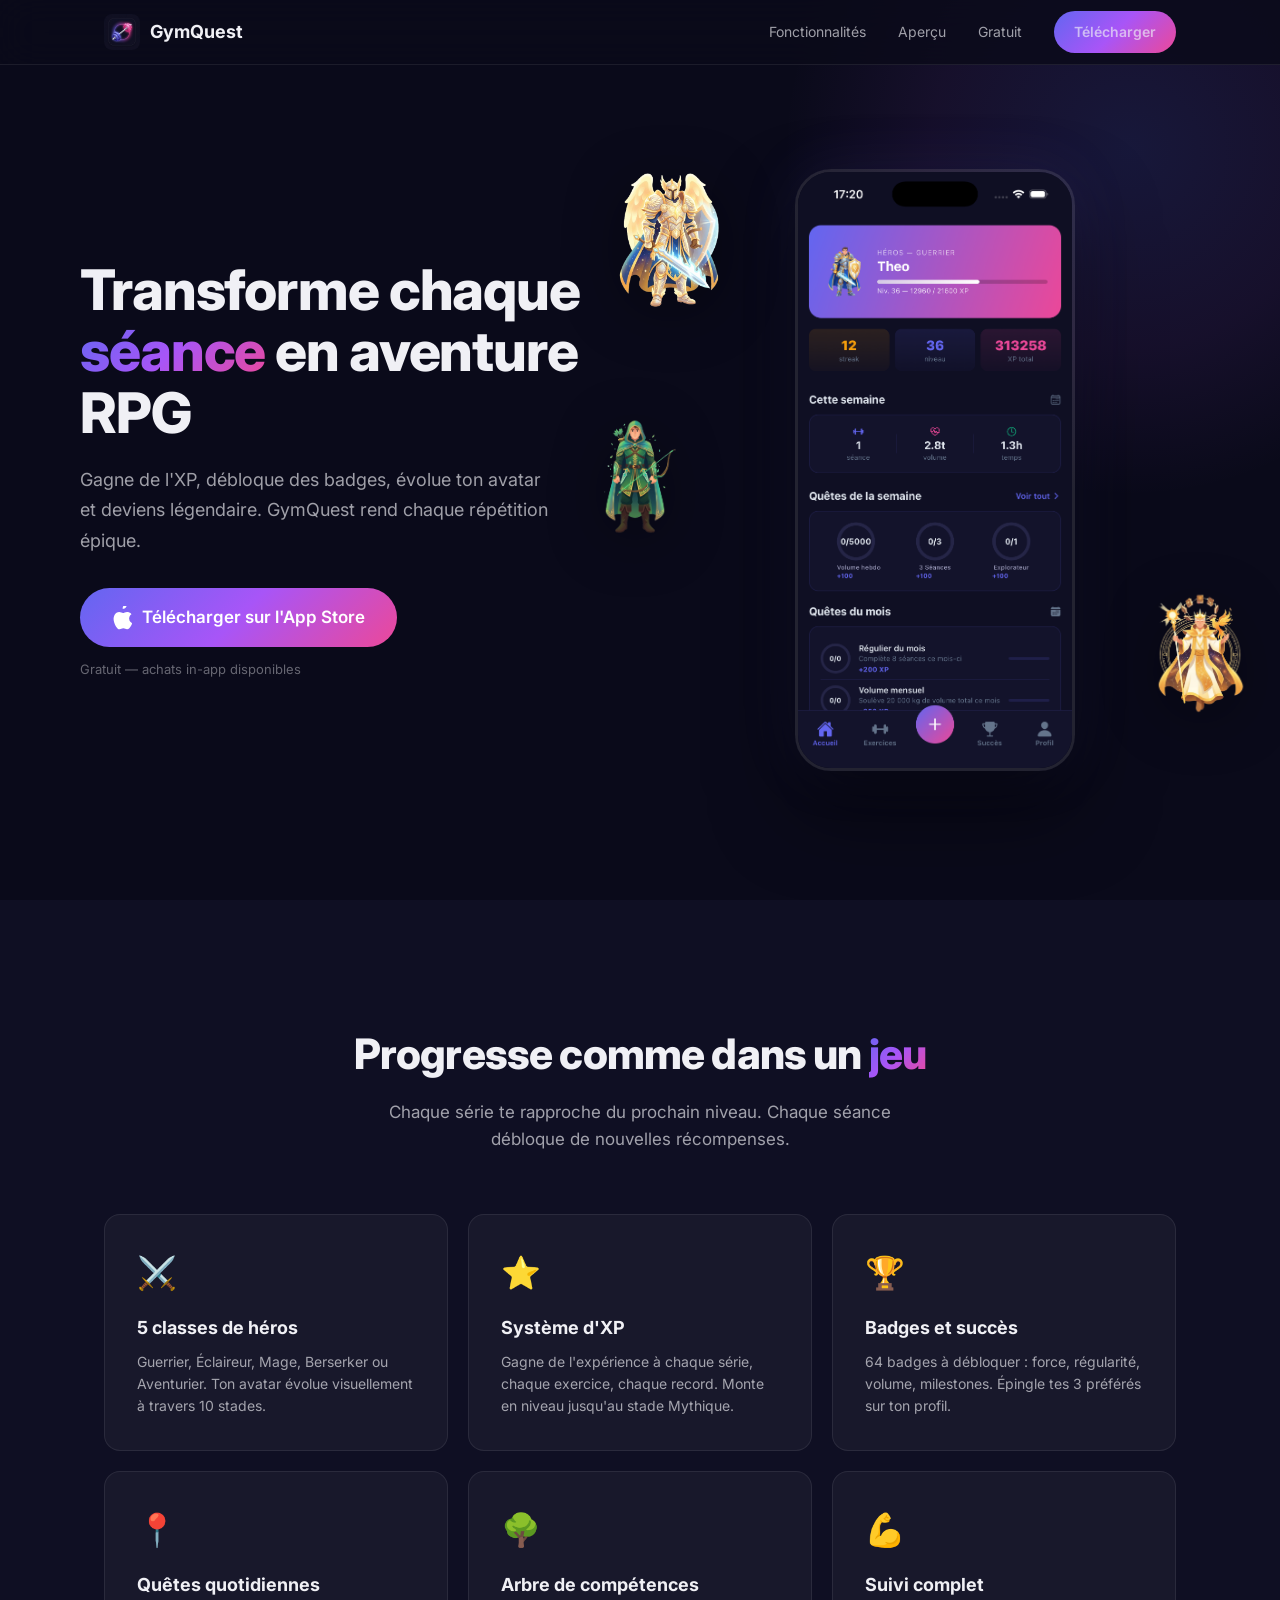
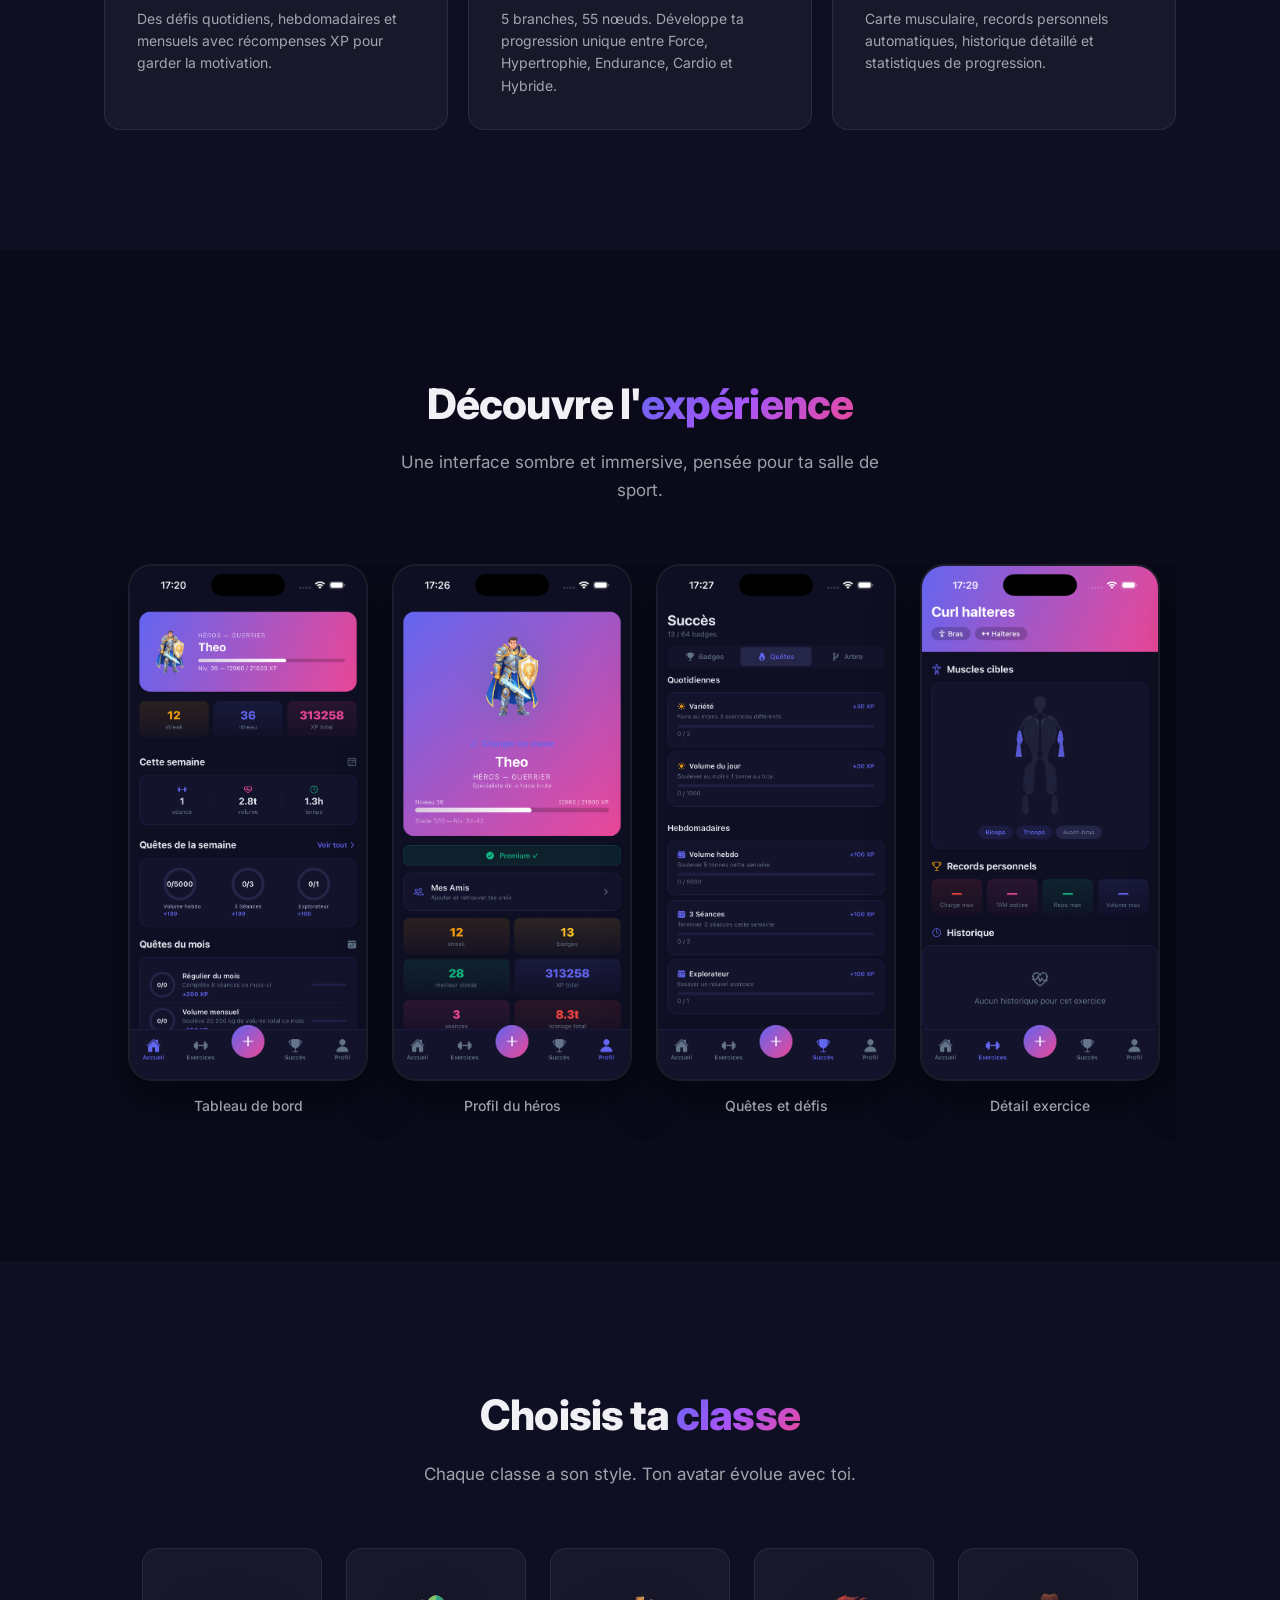
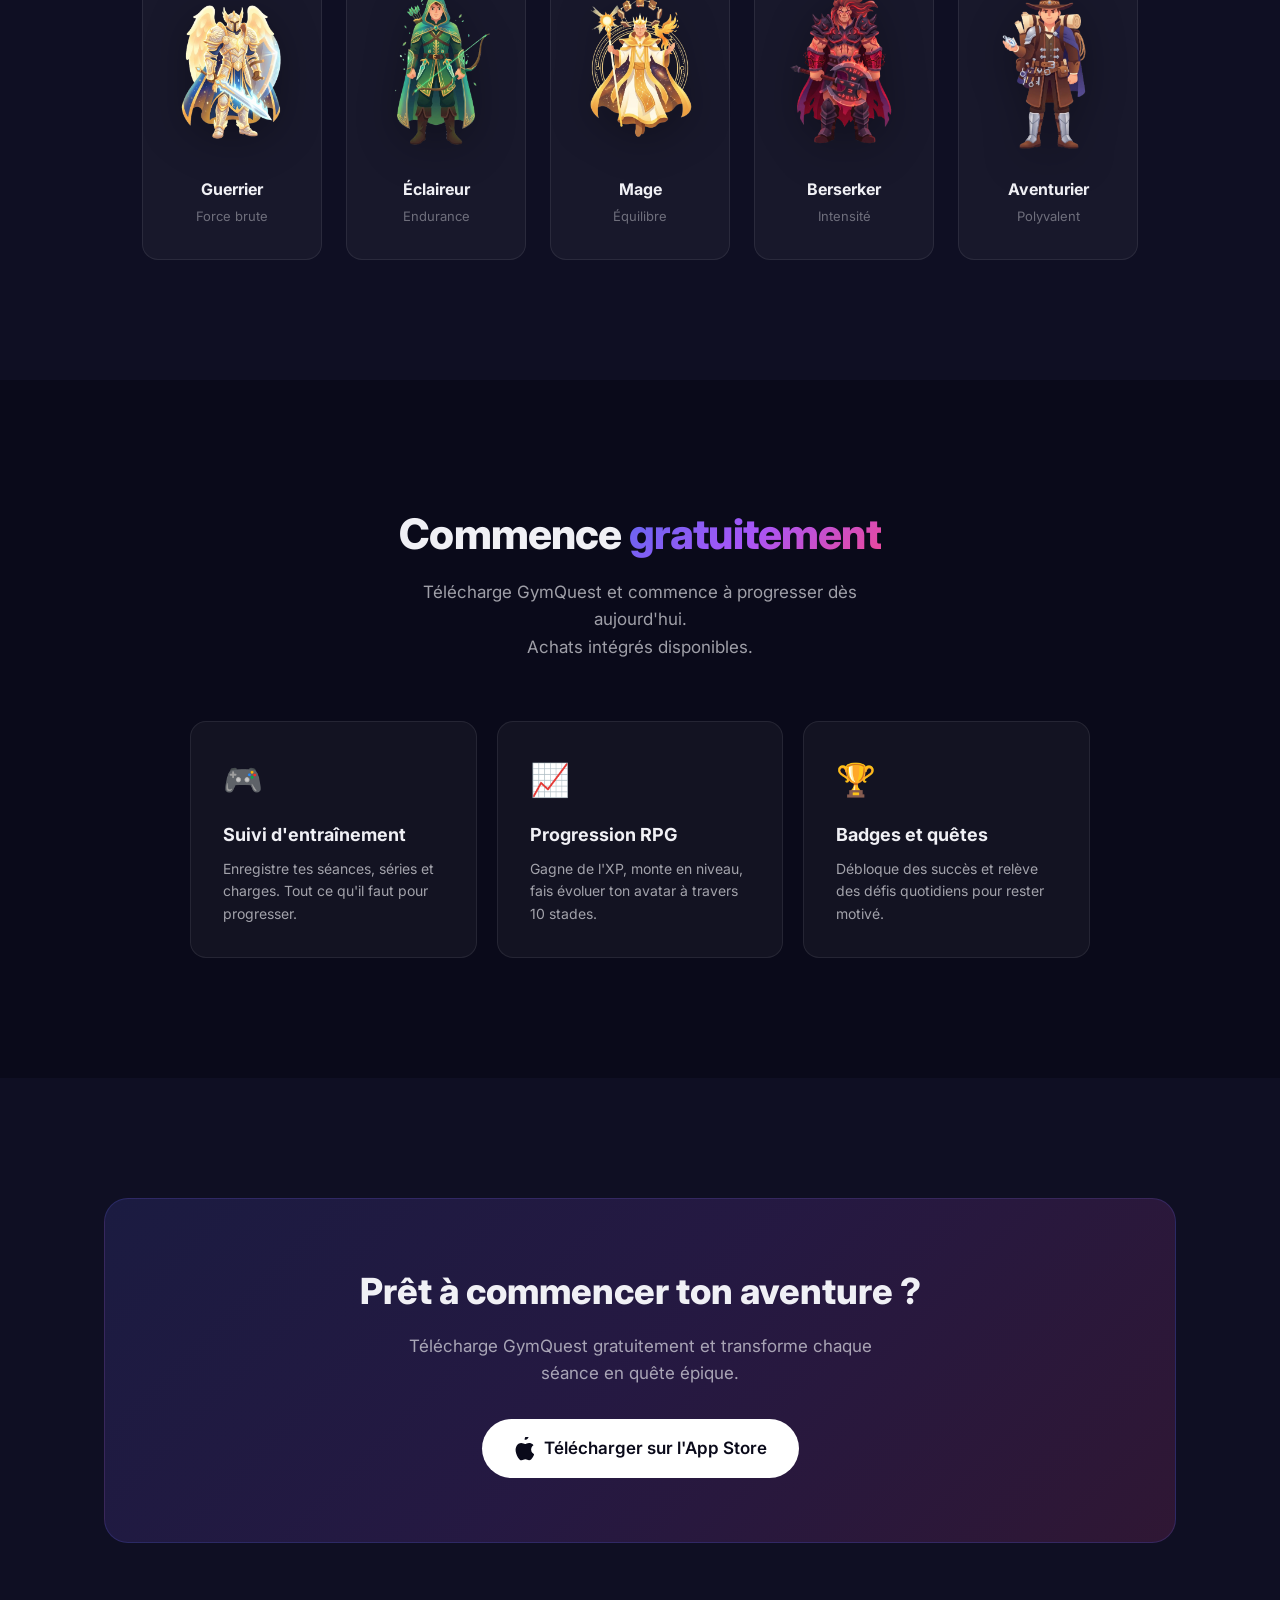
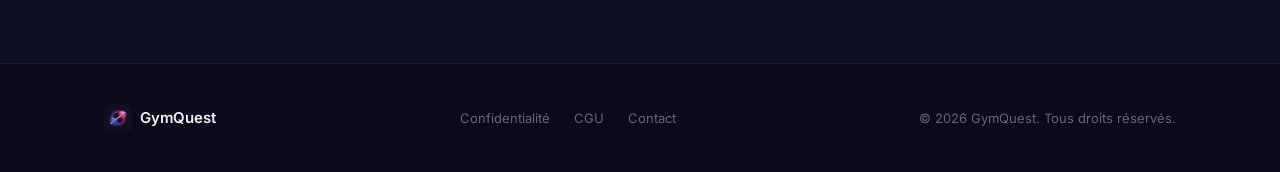
<file: index.html>
<!DOCTYPE html>
<html lang="fr">
<head>
  <meta charset="UTF-8">
  <meta name="viewport" content="width=device-width, initial-scale=1.0">
  <title>GymQuest — Ton aventure fitness commence ici</title>
  <meta name="description" content="GymQuest transforme ta routine fitness en aventure RPG. Chaque série, chaque répétition te rapproche du prochain niveau.">
  <meta property="og:title" content="GymQuest — Ton aventure fitness commence ici">
  <meta property="og:description" content="Transforme chaque séance en quête RPG. Progresse, évolue, deviens légendaire.">
  <meta property="og:type" content="website">
  <meta property="og:image" content="assets/icon.png?v=2">
  <link rel="icon" type="image/png" sizes="48x48" href="assets/favicon.png">
  <link rel="preconnect" href="https://fonts.googleapis.com">
  <link rel="preconnect" href="https://fonts.gstatic.com" crossorigin>
  <link href="https://fonts.googleapis.com/css2?family=Inter:wght@400;500;600;700;800;900&display=swap" rel="stylesheet">
  <link rel="stylesheet" href="styles.css">
</head>
<body>

  <!-- ─── NAV ─────────────────────────────────────────── -->
  <nav class="nav">
    <div class="nav-inner">
      <a href="#" class="nav-logo">
        <img src="assets/icon.png?v=2" alt="GymQuest" width="36" height="36">
        <span>GymQuest</span>
      </a>
      <div class="nav-links">
        <a href="#features">Fonctionnalités</a>
        <a href="#screenshots">Aperçu</a>
        <a href="#pricing">Gratuit</a>
        <a href="#download" class="btn btn-sm">Télécharger</a>
      </div>
    </div>
  </nav>

  <!-- ─── HERO ────────────────────────────────────────── -->
  <section class="hero">
    <div class="hero-glow"></div>
    <div class="hero-content">
      <div class="hero-text">
        <h1>Transforme chaque <span class="gradient-text">séance</span> en aventure RPG</h1>
        <p class="hero-subtitle">Gagne de l'XP, débloque des badges, évolue ton avatar et deviens légendaire. GymQuest rend chaque répétition épique.</p>
        <div class="hero-cta">
          <a href="#download" class="btn btn-lg">
            <svg width="20" height="24" viewBox="0 0 20 24" fill="currentColor"><path d="M13.97 1.13c.78-.93 1.3-2.22 1.16-3.51-1.12.05-2.48.75-3.28 1.68-.72.83-1.35 2.15-1.18 3.42 1.25.1 2.52-.64 3.3-1.59zM17.08 12.58c-.03-2.88 2.35-4.26 2.46-4.33-1.34-1.96-3.43-2.23-4.17-2.26-1.78-.18-3.47 1.05-4.37 1.05-.9 0-2.29-1.02-3.76-.99-1.94.03-3.72 1.13-4.72 2.86-2.01 3.49-.51 8.67 1.45 11.51.96 1.39 2.1 2.95 3.6 2.89 1.45-.06 2-.94 3.75-.94 1.75 0 2.25.94 3.78.91 1.55-.03 2.54-1.41 3.5-2.81 1.1-1.61 1.55-3.17 1.58-3.25-.03-.01-3.03-1.16-3.06-4.61z"/></svg>
            Télécharger sur l'App Store
          </a>
        </div>
        <p class="hero-free">Gratuit — achats in-app disponibles</p>
      </div>
      <div class="hero-visual">
        <div class="hero-phone">
          <img src="assets/screenshots/01_accueil.png" alt="GymQuest Dashboard" class="hero-screenshot">
        </div>
        <div class="hero-avatars">
          <img src="assets/hero-guerrier.png" alt="Guerrier" class="floating-avatar avatar-1">
          <img src="assets/hero-mage.png" alt="Mage" class="floating-avatar avatar-2">
          <img src="assets/hero-eclaireur.png" alt="Éclaireur" class="floating-avatar avatar-3">
        </div>
      </div>
    </div>
  </section>

  <!-- ─── FEATURES ────────────────────────────────────── -->
  <section id="features" class="features">
    <div class="container">
      <h2 class="section-title">Progresse comme dans un <span class="gradient-text">jeu</span></h2>
      <p class="section-subtitle">Chaque série te rapproche du prochain niveau. Chaque séance débloque de nouvelles récompenses.</p>

      <div class="features-grid">
        <div class="feature-card">
          <div class="feature-icon">&#9876;&#65039;</div>
          <h3>5 classes de héros</h3>
          <p>Guerrier, Éclaireur, Mage, Berserker ou Aventurier. Ton avatar évolue visuellement à travers 10 stades.</p>
        </div>
        <div class="feature-card">
          <div class="feature-icon">&#11088;</div>
          <h3>Système d'XP</h3>
          <p>Gagne de l'expérience à chaque série, chaque exercice, chaque record. Monte en niveau jusqu'au stade Mythique.</p>
        </div>
        <div class="feature-card">
          <div class="feature-icon">&#127942;</div>
          <h3>Badges et succès</h3>
          <p>64 badges à débloquer : force, régularité, volume, milestones. Épingle tes 3 préférés sur ton profil.</p>
        </div>
        <div class="feature-card">
          <div class="feature-icon">&#128205;</div>
          <h3>Quêtes quotidiennes</h3>
          <p>Des défis quotidiens, hebdomadaires et mensuels avec récompenses XP pour garder la motivation.</p>
        </div>
        <div class="feature-card">
          <div class="feature-icon">&#127795;</div>
          <h3>Arbre de compétences</h3>
          <p>5 branches, 55 nœuds. Développe ta progression unique entre Force, Hypertrophie, Endurance, Cardio et Hybride.</p>
        </div>
        <div class="feature-card">
          <div class="feature-icon">&#128170;</div>
          <h3>Suivi complet</h3>
          <p>Carte musculaire, records personnels automatiques, historique détaillé et statistiques de progression.</p>
        </div>
      </div>
    </div>
  </section>

  <!-- ─── SCREENSHOTS ─────────────────────────────────── -->
  <section id="screenshots" class="screenshots">
    <div class="container">
      <h2 class="section-title">Découvre l'<span class="gradient-text">expérience</span></h2>
      <p class="section-subtitle">Une interface sombre et immersive, pensée pour ta salle de sport.</p>

      <div class="screenshots-scroll">
        <div class="screenshot-item">
          <img src="assets/screenshots/01_accueil.png" alt="Dashboard GymQuest" loading="lazy">
          <span class="screenshot-label">Tableau de bord</span>
        </div>
        <div class="screenshot-item">
          <img src="assets/screenshots/02_profil.png" alt="Profil GymQuest" loading="lazy">
          <span class="screenshot-label">Profil du héros</span>
        </div>
        <div class="screenshot-item">
          <img src="assets/screenshots/03_succes.png" alt="Quêtes GymQuest" loading="lazy">
          <span class="screenshot-label">Quêtes et défis</span>
        </div>
        <div class="screenshot-item">
          <img src="assets/screenshots/04_exercice.png" alt="Exercice GymQuest" loading="lazy">
          <span class="screenshot-label">Détail exercice</span>
        </div>
        <div class="screenshot-item">
          <img src="assets/screenshots/05_seance.png" alt="Séance GymQuest" loading="lazy">
          <span class="screenshot-label">Lancer une séance</span>
        </div>
      </div>
    </div>
  </section>

  <!-- ─── CLASSES SHOWCASE ────────────────────────────── -->
  <section class="classes">
    <div class="container">
      <h2 class="section-title">Choisis ta <span class="gradient-text">classe</span></h2>
      <p class="section-subtitle">Chaque classe a son style. Ton avatar évolue avec toi.</p>

      <div class="classes-grid">
        <div class="class-card">
          <img src="assets/hero-guerrier.png" alt="Guerrier" loading="lazy">
          <h3>Guerrier</h3>
          <p>Force brute</p>
        </div>
        <div class="class-card">
          <img src="assets/hero-eclaireur.png" alt="Éclaireur" loading="lazy">
          <h3>Éclaireur</h3>
          <p>Endurance</p>
        </div>
        <div class="class-card">
          <img src="assets/hero-mage.png" alt="Mage" loading="lazy">
          <h3>Mage</h3>
          <p>Équilibre</p>
        </div>
        <div class="class-card">
          <img src="assets/hero-berserker.png" alt="Berserker" loading="lazy">
          <h3>Berserker</h3>
          <p>Intensité</p>
        </div>
        <div class="class-card">
          <img src="assets/hero-aventurier.png" alt="Aventurier" loading="lazy">
          <h3>Aventurier</h3>
          <p>Polyvalent</p>
        </div>
      </div>
    </div>
  </section>

  <!-- ─── GRATUIT ──────────────────────────────────────── -->
  <section id="pricing" class="pricing">
    <div class="container">
      <h2 class="section-title">Commence <span class="gradient-text">gratuitement</span></h2>
      <p class="section-subtitle">Télécharge GymQuest et commence à progresser dès aujourd'hui.<br>Achats intégrés disponibles.</p>

      <div class="free-features">
        <div class="feature-card">
          <div class="feature-icon">&#127918;</div>
          <h3>Suivi d'entraînement</h3>
          <p>Enregistre tes séances, séries et charges. Tout ce qu'il faut pour progresser.</p>
        </div>
        <div class="feature-card">
          <div class="feature-icon">&#128200;</div>
          <h3>Progression RPG</h3>
          <p>Gagne de l'XP, monte en niveau, fais évoluer ton avatar à travers 10 stades.</p>
        </div>
        <div class="feature-card">
          <div class="feature-icon">&#127942;</div>
          <h3>Badges et quêtes</h3>
          <p>Débloque des succès et relève des défis quotidiens pour rester motivé.</p>
        </div>
      </div>
    </div>
  </section>

  <!-- ─── DOWNLOAD CTA ────────────────────────────────── -->
  <section id="download" class="download">
    <div class="container">
      <div class="download-card">
        <h2>Prêt à commencer ton aventure ?</h2>
        <p>Télécharge GymQuest gratuitement et transforme chaque séance en quête épique.</p>
        <a href="#" class="btn btn-lg btn-white">
          <svg width="20" height="24" viewBox="0 0 20 24" fill="currentColor"><path d="M13.97 1.13c.78-.93 1.3-2.22 1.16-3.51-1.12.05-2.48.75-3.28 1.68-.72.83-1.35 2.15-1.18 3.42 1.25.1 2.52-.64 3.3-1.59zM17.08 12.58c-.03-2.88 2.35-4.26 2.46-4.33-1.34-1.96-3.43-2.23-4.17-2.26-1.78-.18-3.47 1.05-4.37 1.05-.9 0-2.29-1.02-3.76-.99-1.94.03-3.72 1.13-4.72 2.86-2.01 3.49-.51 8.67 1.45 11.51.96 1.39 2.1 2.95 3.6 2.89 1.45-.06 2-.94 3.75-.94 1.75 0 2.25.94 3.78.91 1.55-.03 2.54-1.41 3.5-2.81 1.1-1.61 1.55-3.17 1.58-3.25-.03-.01-3.03-1.16-3.06-4.61z"/></svg>
          Télécharger sur l'App Store
        </a>
      </div>
    </div>
  </section>

  <!-- ─── FOOTER ──────────────────────────────────────── -->
  <footer class="footer">
    <div class="container footer-inner">
      <div class="footer-brand">
        <img src="assets/icon.png?v=2" alt="GymQuest" width="28" height="28">
        <span>GymQuest</span>
      </div>
      <div class="footer-links">
        <a href="privacy.html">Confidentialité</a>
        <a href="cgu.html">CGU</a>
        <a href="mailto:contact@gymquest.app">Contact</a>
      </div>
      <p class="footer-copy">&copy; 2026 GymQuest. Tous droits réservés.</p>
    </div>
  </footer>

</body>
</html>
</file>
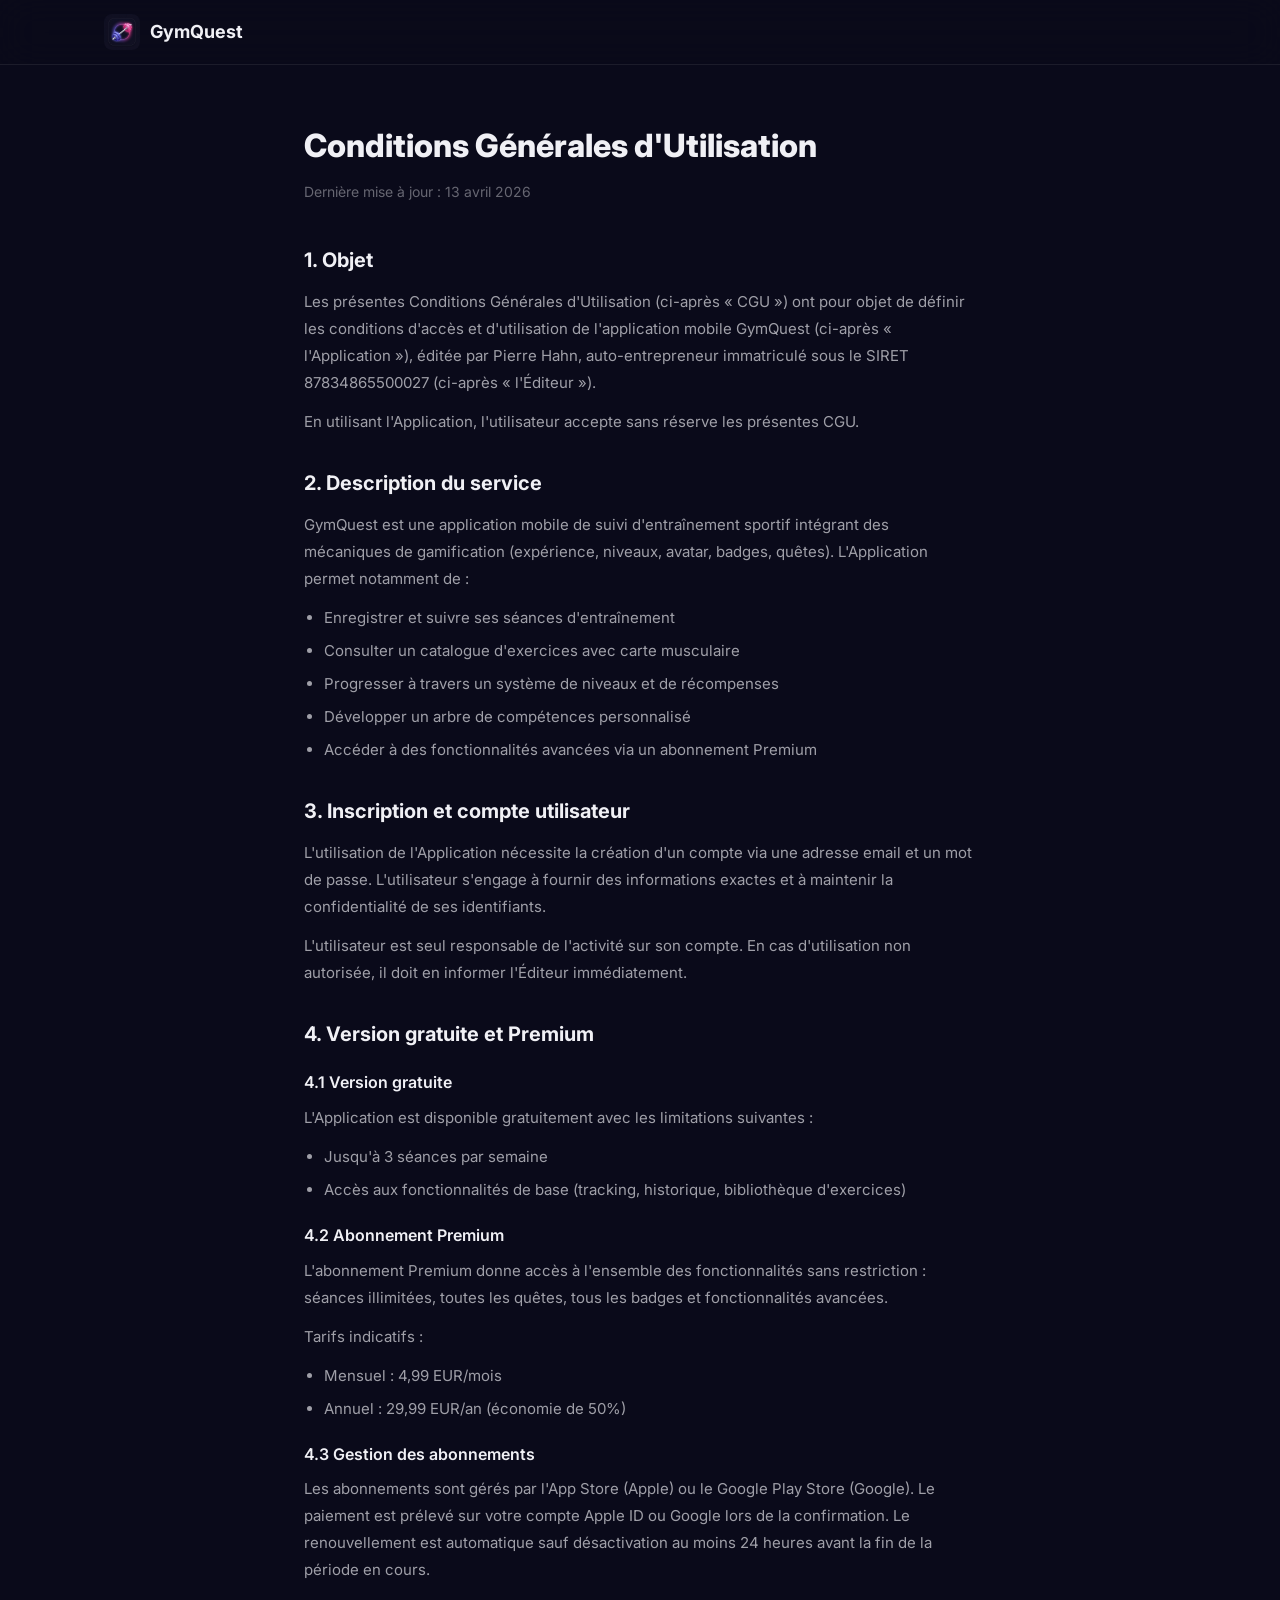
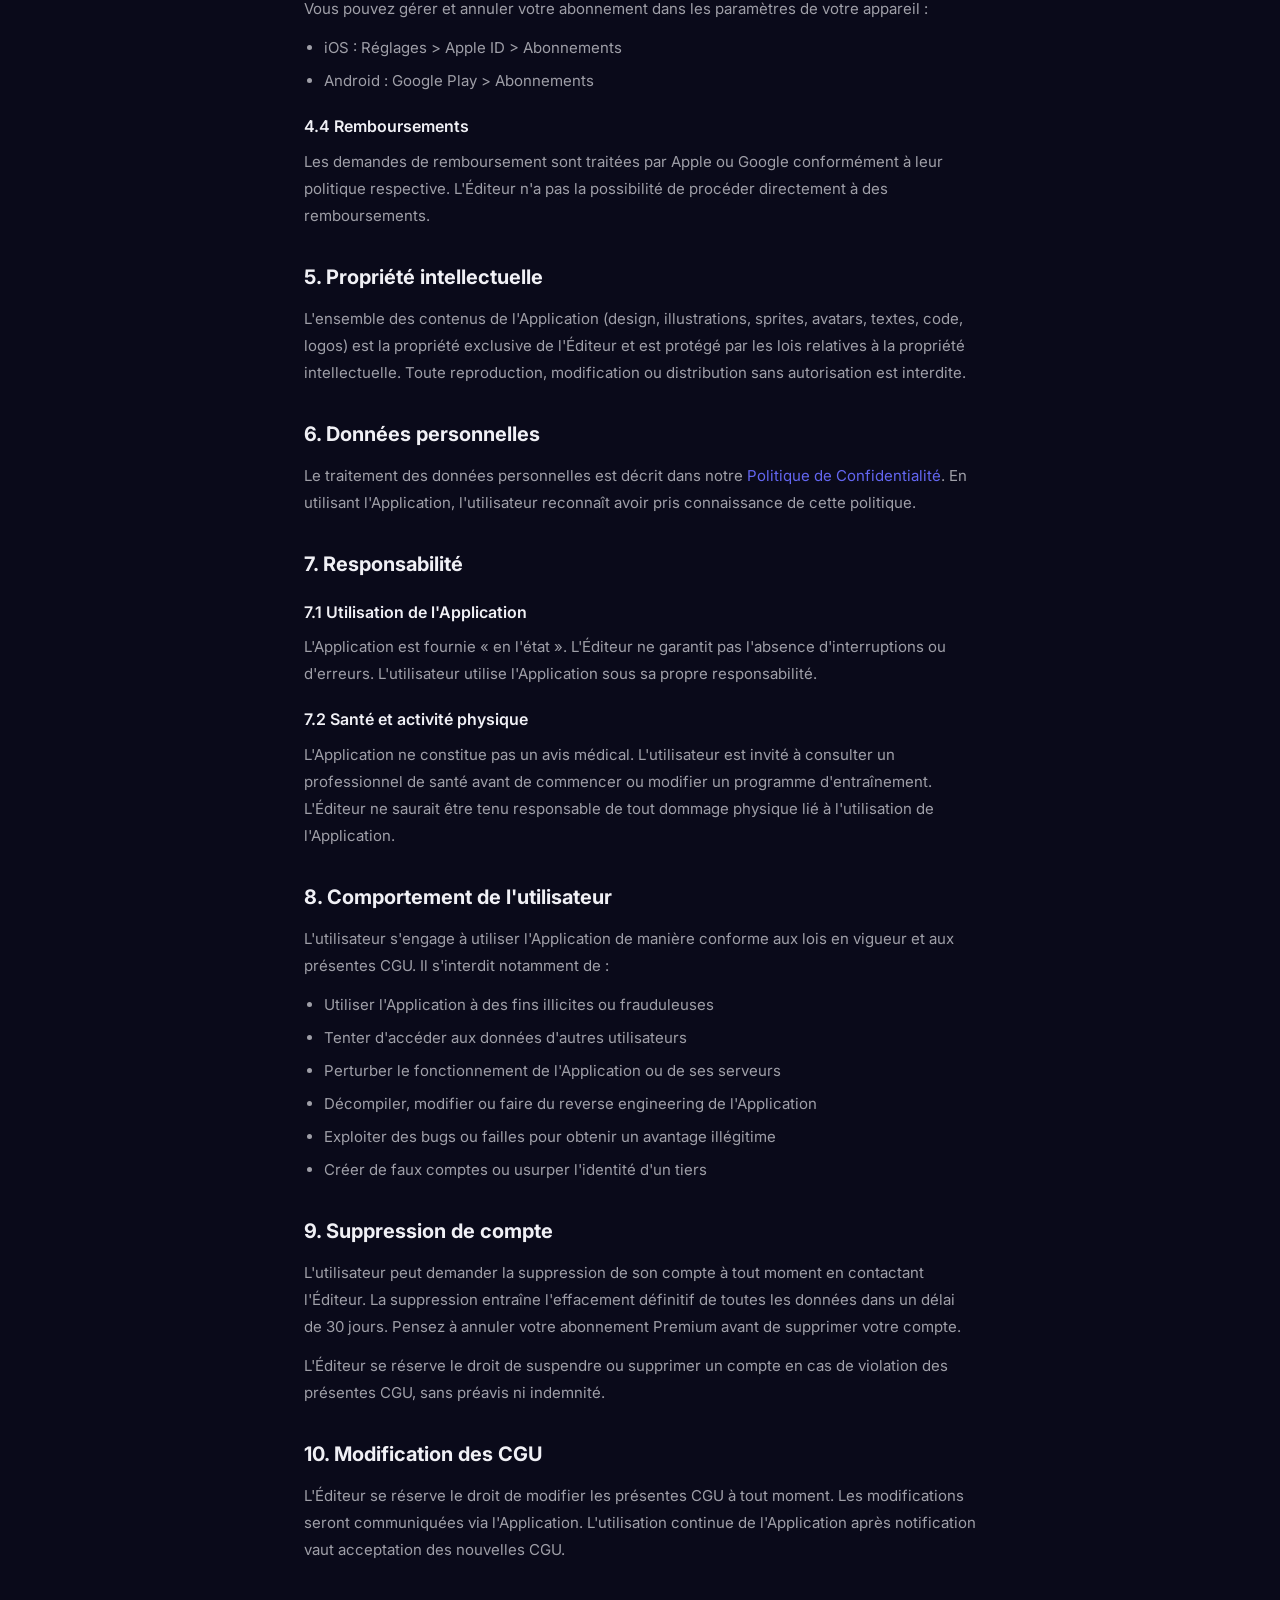
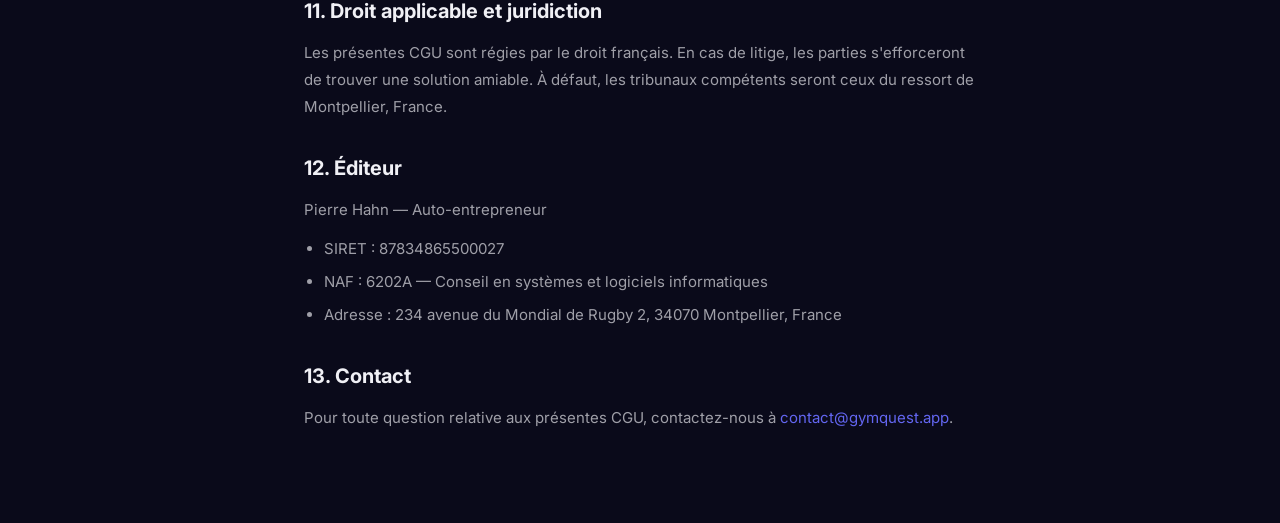
<file: cgu.html>
<!DOCTYPE html>
<html lang="fr">
<head>
  <meta charset="UTF-8">
  <meta name="viewport" content="width=device-width, initial-scale=1.0">
  <title>Conditions Générales d'Utilisation — GymQuest</title>
  <link rel="icon" type="image/png" sizes="48x48" href="assets/favicon.png">
  <link rel="preconnect" href="https://fonts.googleapis.com">
  <link rel="preconnect" href="https://fonts.gstatic.com" crossorigin>
  <link href="https://fonts.googleapis.com/css2?family=Inter:wght@400;500;600;700&display=swap" rel="stylesheet">
  <link rel="stylesheet" href="styles.css">
  <style>
    .legal { padding: 120px 24px 80px; max-width: 720px; margin: 0 auto; }
    .legal h1 { font-size: 32px; font-weight: 800; margin-bottom: 8px; }
    .legal .updated { color: var(--text-muted); font-size: 14px; margin-bottom: 40px; }
    .legal h2 { font-size: 20px; font-weight: 700; margin: 32px 0 12px; }
    .legal h3 { font-size: 16px; font-weight: 600; margin: 20px 0 8px; }
    .legal p, .legal li { font-size: 15px; color: var(--text-secondary); line-height: 1.8; margin-bottom: 12px; }
    .legal ul { padding-left: 20px; margin-bottom: 16px; }
    .legal li { margin-bottom: 6px; }
    .legal a { color: var(--indigo); }
  </style>
</head>
<body>

  <nav class="nav">
    <div class="nav-inner">
      <a href="index.html" class="nav-logo">
        <img src="assets/icon.png?v=2" alt="GymQuest" width="36" height="36">
        <span>GymQuest</span>
      </a>
    </div>
  </nav>

  <main class="legal">
    <h1>Conditions Générales d'Utilisation</h1>
    <p class="updated">Dernière mise à jour : 13 avril 2026</p>

    <h2>1. Objet</h2>
    <p>Les présentes Conditions Générales d'Utilisation (ci-après « CGU ») ont pour objet de définir les conditions d'accès et d'utilisation de l'application mobile GymQuest (ci-après « l'Application »), éditée par Pierre Hahn, auto-entrepreneur immatriculé sous le SIRET 87834865500027 (ci-après « l'Éditeur »).</p>
    <p>En utilisant l'Application, l'utilisateur accepte sans réserve les présentes CGU.</p>

    <h2>2. Description du service</h2>
    <p>GymQuest est une application mobile de suivi d'entraînement sportif intégrant des mécaniques de gamification (expérience, niveaux, avatar, badges, quêtes). L'Application permet notamment de :</p>
    <ul>
      <li>Enregistrer et suivre ses séances d'entraînement</li>
      <li>Consulter un catalogue d'exercices avec carte musculaire</li>
      <li>Progresser à travers un système de niveaux et de récompenses</li>
      <li>Développer un arbre de compétences personnalisé</li>
      <li>Accéder à des fonctionnalités avancées via un abonnement Premium</li>
    </ul>

    <h2>3. Inscription et compte utilisateur</h2>
    <p>L'utilisation de l'Application nécessite la création d'un compte via une adresse email et un mot de passe. L'utilisateur s'engage à fournir des informations exactes et à maintenir la confidentialité de ses identifiants.</p>
    <p>L'utilisateur est seul responsable de l'activité sur son compte. En cas d'utilisation non autorisée, il doit en informer l'Éditeur immédiatement.</p>

    <h2>4. Version gratuite et Premium</h2>

    <h3>4.1 Version gratuite</h3>
    <p>L'Application est disponible gratuitement avec les limitations suivantes :</p>
    <ul>
      <li>Jusqu'à 3 séances par semaine</li>
      <li>Accès aux fonctionnalités de base (tracking, historique, bibliothèque d'exercices)</li>
    </ul>

    <h3>4.2 Abonnement Premium</h3>
    <p>L'abonnement Premium donne accès à l'ensemble des fonctionnalités sans restriction : séances illimitées, toutes les quêtes, tous les badges et fonctionnalités avancées.</p>
    <p>Tarifs indicatifs :</p>
    <ul>
      <li>Mensuel : 4,99 EUR/mois</li>
      <li>Annuel : 29,99 EUR/an (économie de 50%)</li>
    </ul>

    <h3>4.3 Gestion des abonnements</h3>
    <p>Les abonnements sont gérés par l'App Store (Apple) ou le Google Play Store (Google). Le paiement est prélevé sur votre compte Apple ID ou Google lors de la confirmation. Le renouvellement est automatique sauf désactivation au moins 24 heures avant la fin de la période en cours.</p>
    <p>Vous pouvez gérer et annuler votre abonnement dans les paramètres de votre appareil :</p>
    <ul>
      <li>iOS : Réglages > Apple ID > Abonnements</li>
      <li>Android : Google Play > Abonnements</li>
    </ul>

    <h3>4.4 Remboursements</h3>
    <p>Les demandes de remboursement sont traitées par Apple ou Google conformément à leur politique respective. L'Éditeur n'a pas la possibilité de procéder directement à des remboursements.</p>

    <h2>5. Propriété intellectuelle</h2>
    <p>L'ensemble des contenus de l'Application (design, illustrations, sprites, avatars, textes, code, logos) est la propriété exclusive de l'Éditeur et est protégé par les lois relatives à la propriété intellectuelle. Toute reproduction, modification ou distribution sans autorisation est interdite.</p>

    <h2>6. Données personnelles</h2>
    <p>Le traitement des données personnelles est décrit dans notre <a href="privacy.html">Politique de Confidentialité</a>. En utilisant l'Application, l'utilisateur reconnaît avoir pris connaissance de cette politique.</p>

    <h2>7. Responsabilité</h2>

    <h3>7.1 Utilisation de l'Application</h3>
    <p>L'Application est fournie « en l'état ». L'Éditeur ne garantit pas l'absence d'interruptions ou d'erreurs. L'utilisateur utilise l'Application sous sa propre responsabilité.</p>

    <h3>7.2 Santé et activité physique</h3>
    <p>L'Application ne constitue pas un avis médical. L'utilisateur est invité à consulter un professionnel de santé avant de commencer ou modifier un programme d'entraînement. L'Éditeur ne saurait être tenu responsable de tout dommage physique lié à l'utilisation de l'Application.</p>

    <h2>8. Comportement de l'utilisateur</h2>
    <p>L'utilisateur s'engage à utiliser l'Application de manière conforme aux lois en vigueur et aux présentes CGU. Il s'interdit notamment de :</p>
    <ul>
      <li>Utiliser l'Application à des fins illicites ou frauduleuses</li>
      <li>Tenter d'accéder aux données d'autres utilisateurs</li>
      <li>Perturber le fonctionnement de l'Application ou de ses serveurs</li>
      <li>Décompiler, modifier ou faire du reverse engineering de l'Application</li>
      <li>Exploiter des bugs ou failles pour obtenir un avantage illégitime</li>
      <li>Créer de faux comptes ou usurper l'identité d'un tiers</li>
    </ul>

    <h2>9. Suppression de compte</h2>
    <p>L'utilisateur peut demander la suppression de son compte à tout moment en contactant l'Éditeur. La suppression entraîne l'effacement définitif de toutes les données dans un délai de 30 jours. Pensez à annuler votre abonnement Premium avant de supprimer votre compte.</p>
    <p>L'Éditeur se réserve le droit de suspendre ou supprimer un compte en cas de violation des présentes CGU, sans préavis ni indemnité.</p>

    <h2>10. Modification des CGU</h2>
    <p>L'Éditeur se réserve le droit de modifier les présentes CGU à tout moment. Les modifications seront communiquées via l'Application. L'utilisation continue de l'Application après notification vaut acceptation des nouvelles CGU.</p>

    <h2>11. Droit applicable et juridiction</h2>
    <p>Les présentes CGU sont régies par le droit français. En cas de litige, les parties s'efforceront de trouver une solution amiable. À défaut, les tribunaux compétents seront ceux du ressort de Montpellier, France.</p>

    <h2>12. Éditeur</h2>
    <p>Pierre Hahn — Auto-entrepreneur</p>
    <ul>
      <li>SIRET : 87834865500027</li>
      <li>NAF : 6202A — Conseil en systèmes et logiciels informatiques</li>
      <li>Adresse : 234 avenue du Mondial de Rugby 2, 34070 Montpellier, France</li>
    </ul>

    <h2>13. Contact</h2>
    <p>Pour toute question relative aux présentes CGU, contactez-nous à <a href="mailto:contact@gymquest.app">contact@gymquest.app</a>.</p>
  </main>

</body>
</html>
</file>
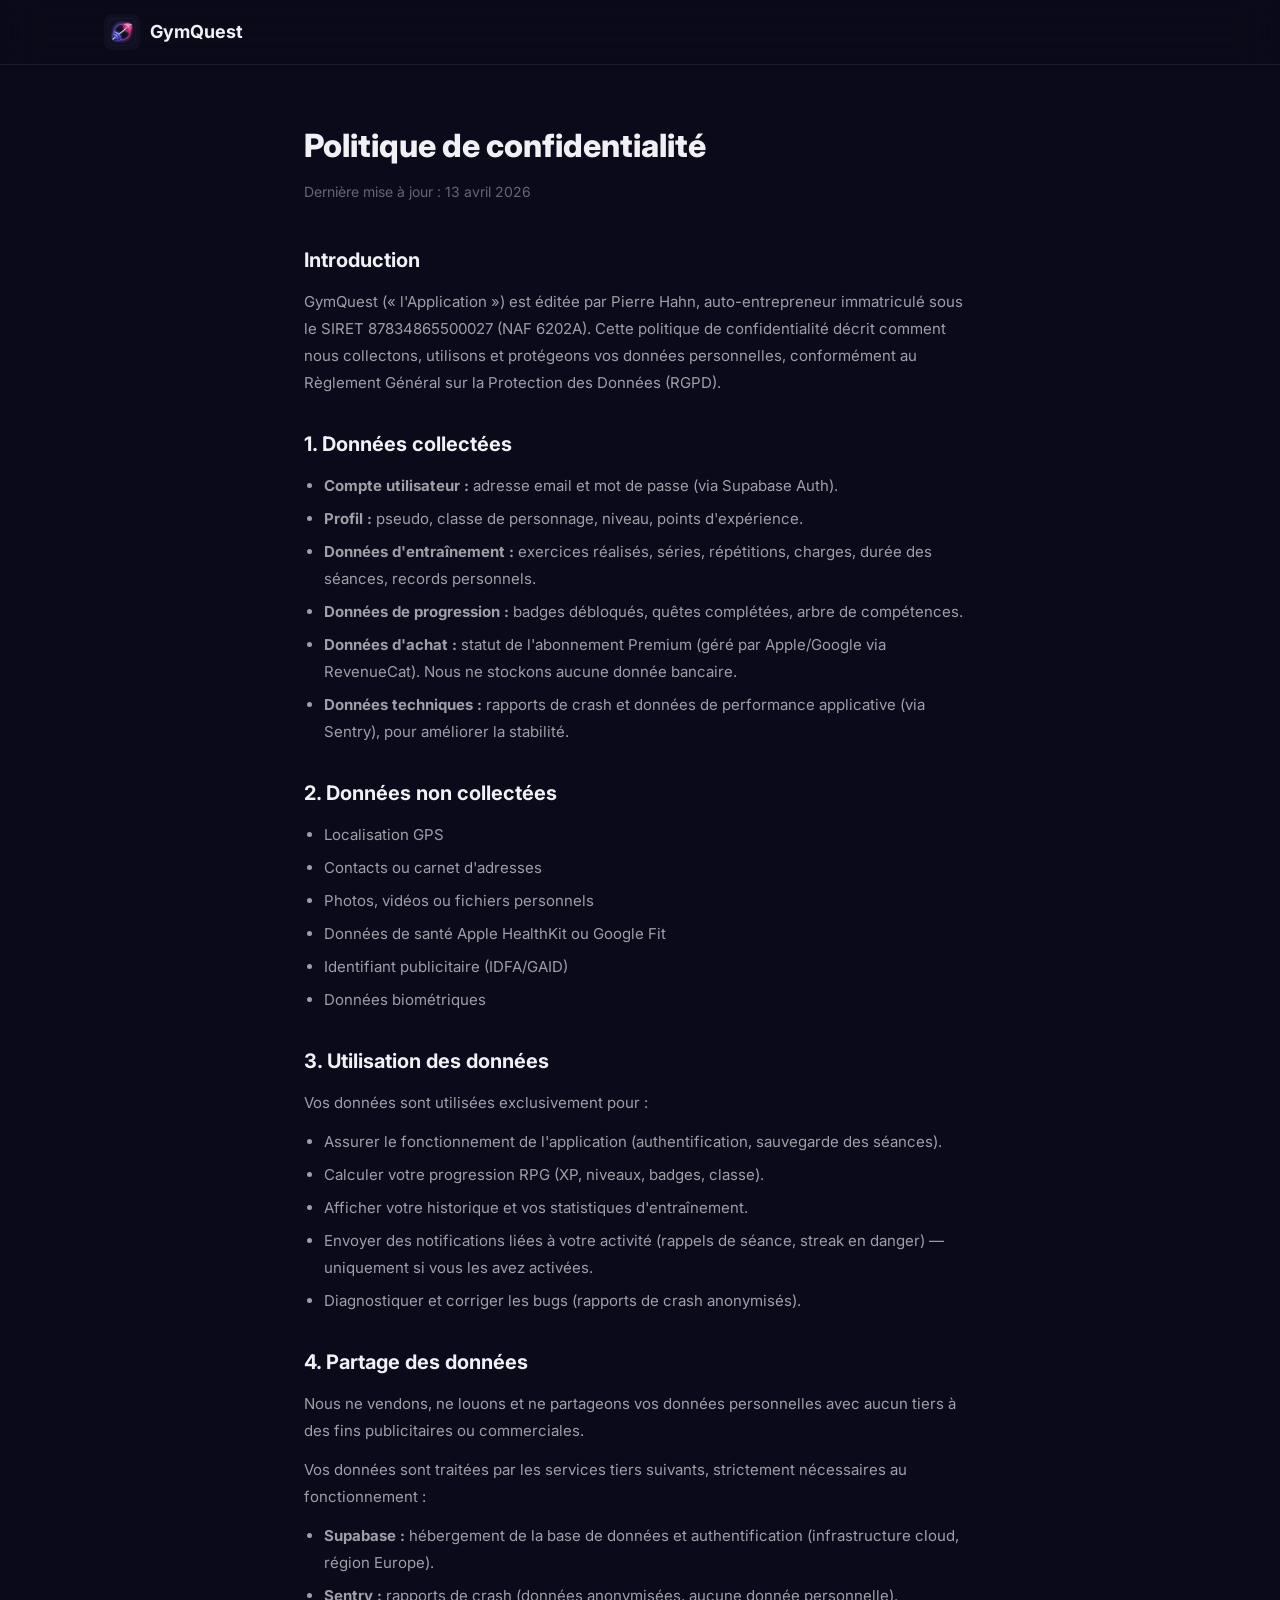
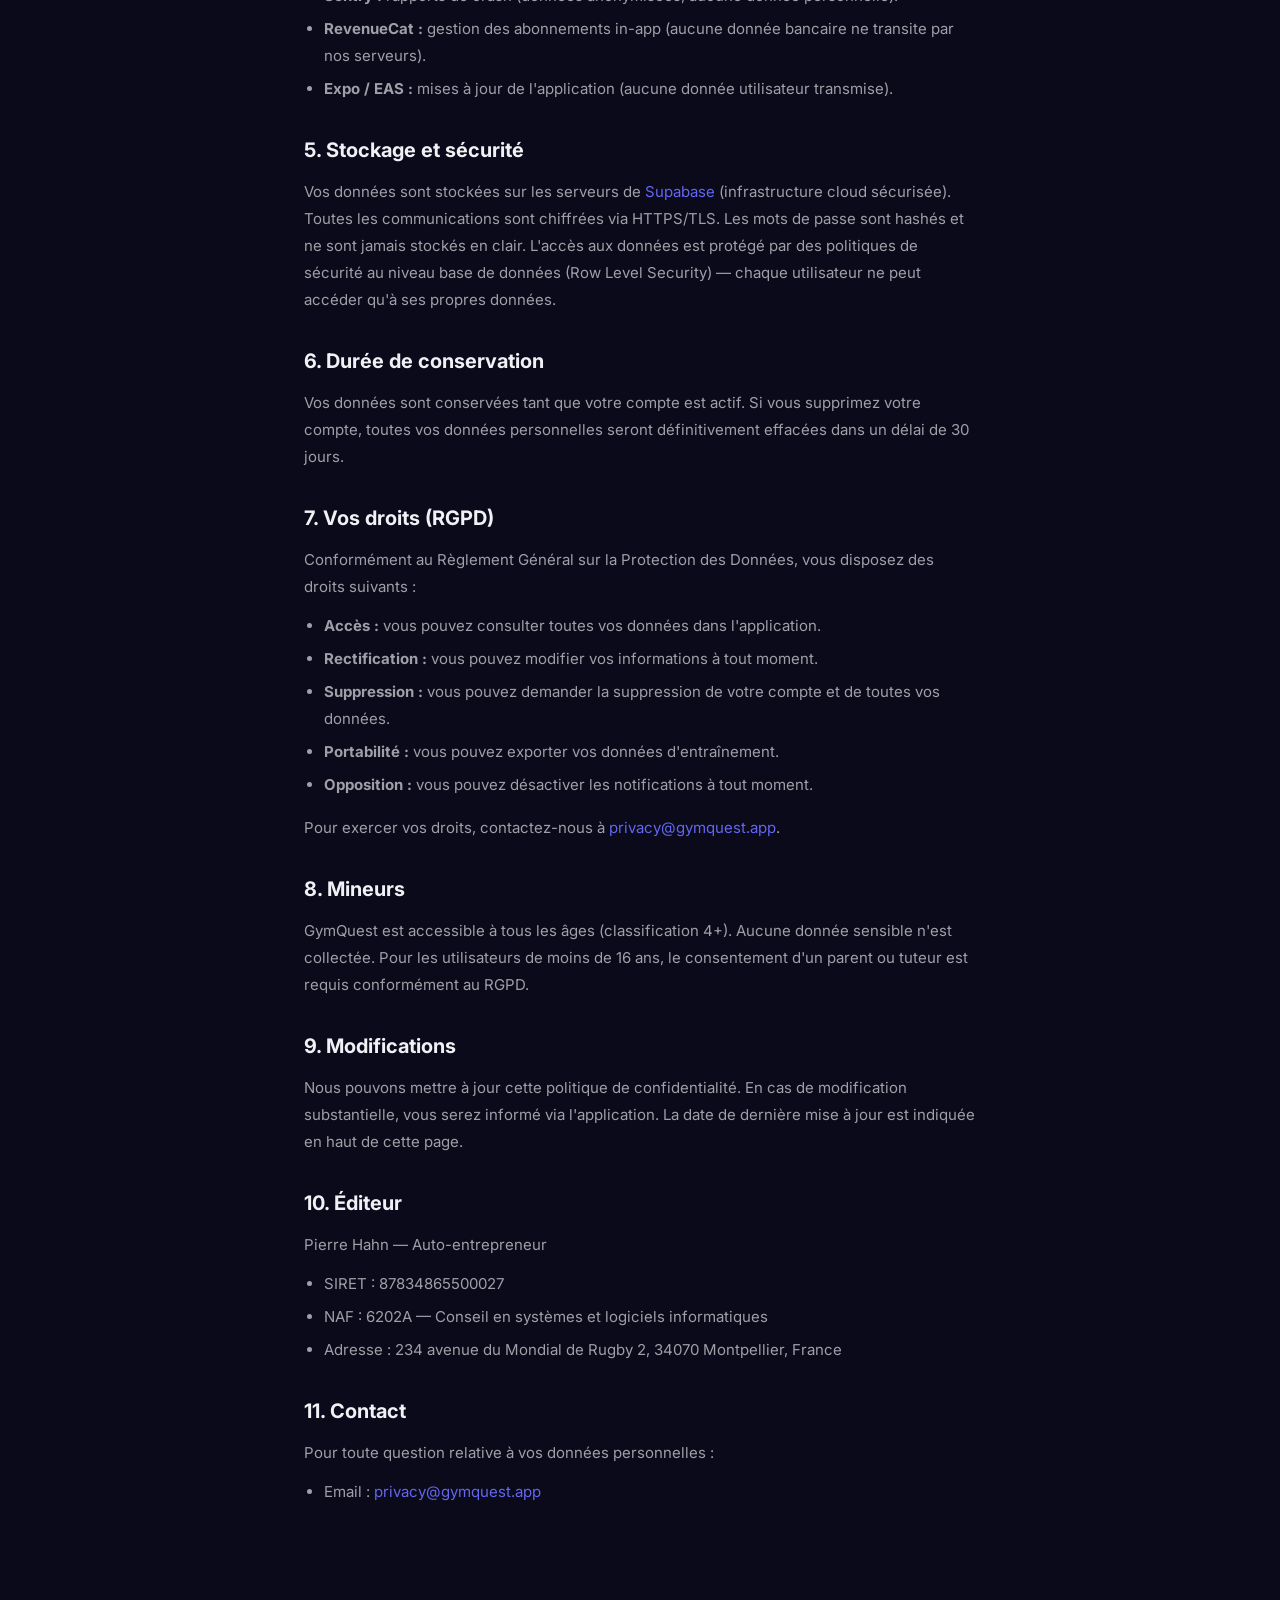
<file: privacy.html>
<!DOCTYPE html>
<html lang="fr">
<head>
  <meta charset="UTF-8">
  <meta name="viewport" content="width=device-width, initial-scale=1.0">
  <title>Politique de confidentialité — GymQuest</title>
  <link rel="icon" type="image/png" sizes="48x48" href="assets/favicon.png">
  <link rel="preconnect" href="https://fonts.googleapis.com">
  <link rel="preconnect" href="https://fonts.gstatic.com" crossorigin>
  <link href="https://fonts.googleapis.com/css2?family=Inter:wght@400;500;600;700&display=swap" rel="stylesheet">
  <link rel="stylesheet" href="styles.css">
  <style>
    .privacy { padding: 120px 24px 80px; max-width: 720px; margin: 0 auto; }
    .privacy h1 { font-size: 32px; font-weight: 800; margin-bottom: 8px; }
    .privacy .updated { color: var(--text-muted); font-size: 14px; margin-bottom: 40px; }
    .privacy h2 { font-size: 20px; font-weight: 700; margin: 32px 0 12px; }
    .privacy p, .privacy li { font-size: 15px; color: var(--text-secondary); line-height: 1.8; margin-bottom: 12px; }
    .privacy ul { padding-left: 20px; margin-bottom: 16px; }
    .privacy li { margin-bottom: 6px; }
    .privacy a { color: var(--indigo); }
  </style>
</head>
<body>

  <nav class="nav">
    <div class="nav-inner">
      <a href="index.html" class="nav-logo">
        <img src="assets/icon.png?v=2" alt="GymQuest" width="36" height="36">
        <span>GymQuest</span>
      </a>
    </div>
  </nav>

  <main class="privacy">
    <h1>Politique de confidentialité</h1>
    <p class="updated">Dernière mise à jour : 13 avril 2026</p>

    <h2>Introduction</h2>
    <p>GymQuest (« l'Application ») est éditée par Pierre Hahn, auto-entrepreneur immatriculé sous le SIRET 87834865500027 (NAF 6202A). Cette politique de confidentialité décrit comment nous collectons, utilisons et protégeons vos données personnelles, conformément au Règlement Général sur la Protection des Données (RGPD).</p>

    <h2>1. Données collectées</h2>
    <ul>
      <li><strong>Compte utilisateur :</strong> adresse email et mot de passe (via Supabase Auth).</li>
      <li><strong>Profil :</strong> pseudo, classe de personnage, niveau, points d'expérience.</li>
      <li><strong>Données d'entraînement :</strong> exercices réalisés, séries, répétitions, charges, durée des séances, records personnels.</li>
      <li><strong>Données de progression :</strong> badges débloqués, quêtes complétées, arbre de compétences.</li>
      <li><strong>Données d'achat :</strong> statut de l'abonnement Premium (géré par Apple/Google via RevenueCat). Nous ne stockons aucune donnée bancaire.</li>
      <li><strong>Données techniques :</strong> rapports de crash et données de performance applicative (via Sentry), pour améliorer la stabilité.</li>
    </ul>

    <h2>2. Données non collectées</h2>
    <ul>
      <li>Localisation GPS</li>
      <li>Contacts ou carnet d'adresses</li>
      <li>Photos, vidéos ou fichiers personnels</li>
      <li>Données de santé Apple HealthKit ou Google Fit</li>
      <li>Identifiant publicitaire (IDFA/GAID)</li>
      <li>Données biométriques</li>
    </ul>

    <h2>3. Utilisation des données</h2>
    <p>Vos données sont utilisées exclusivement pour :</p>
    <ul>
      <li>Assurer le fonctionnement de l'application (authentification, sauvegarde des séances).</li>
      <li>Calculer votre progression RPG (XP, niveaux, badges, classe).</li>
      <li>Afficher votre historique et vos statistiques d'entraînement.</li>
      <li>Envoyer des notifications liées à votre activité (rappels de séance, streak en danger) — uniquement si vous les avez activées.</li>
      <li>Diagnostiquer et corriger les bugs (rapports de crash anonymisés).</li>
    </ul>

    <h2>4. Partage des données</h2>
    <p>Nous ne vendons, ne louons et ne partageons vos données personnelles avec aucun tiers à des fins publicitaires ou commerciales.</p>
    <p>Vos données sont traitées par les services tiers suivants, strictement nécessaires au fonctionnement :</p>
    <ul>
      <li><strong>Supabase :</strong> hébergement de la base de données et authentification (infrastructure cloud, région Europe).</li>
      <li><strong>Sentry :</strong> rapports de crash (données anonymisées, aucune donnée personnelle).</li>
      <li><strong>RevenueCat :</strong> gestion des abonnements in-app (aucune donnée bancaire ne transite par nos serveurs).</li>
      <li><strong>Expo / EAS :</strong> mises à jour de l'application (aucune donnée utilisateur transmise).</li>
    </ul>

    <h2>5. Stockage et sécurité</h2>
    <p>Vos données sont stockées sur les serveurs de <a href="https://supabase.com" target="_blank" rel="noopener">Supabase</a> (infrastructure cloud sécurisée). Toutes les communications sont chiffrées via HTTPS/TLS. Les mots de passe sont hashés et ne sont jamais stockés en clair. L'accès aux données est protégé par des politiques de sécurité au niveau base de données (Row Level Security) — chaque utilisateur ne peut accéder qu'à ses propres données.</p>

    <h2>6. Durée de conservation</h2>
    <p>Vos données sont conservées tant que votre compte est actif. Si vous supprimez votre compte, toutes vos données personnelles seront définitivement effacées dans un délai de 30 jours.</p>

    <h2>7. Vos droits (RGPD)</h2>
    <p>Conformément au Règlement Général sur la Protection des Données, vous disposez des droits suivants :</p>
    <ul>
      <li><strong>Accès :</strong> vous pouvez consulter toutes vos données dans l'application.</li>
      <li><strong>Rectification :</strong> vous pouvez modifier vos informations à tout moment.</li>
      <li><strong>Suppression :</strong> vous pouvez demander la suppression de votre compte et de toutes vos données.</li>
      <li><strong>Portabilité :</strong> vous pouvez exporter vos données d'entraînement.</li>
      <li><strong>Opposition :</strong> vous pouvez désactiver les notifications à tout moment.</li>
    </ul>
    <p>Pour exercer vos droits, contactez-nous à <a href="mailto:privacy@gymquest.app">privacy@gymquest.app</a>.</p>

    <h2>8. Mineurs</h2>
    <p>GymQuest est accessible à tous les âges (classification 4+). Aucune donnée sensible n'est collectée. Pour les utilisateurs de moins de 16 ans, le consentement d'un parent ou tuteur est requis conformément au RGPD.</p>

    <h2>9. Modifications</h2>
    <p>Nous pouvons mettre à jour cette politique de confidentialité. En cas de modification substantielle, vous serez informé via l'application. La date de dernière mise à jour est indiquée en haut de cette page.</p>

    <h2>10. Éditeur</h2>
    <p>Pierre Hahn — Auto-entrepreneur</p>
    <ul>
      <li>SIRET : 87834865500027</li>
      <li>NAF : 6202A — Conseil en systèmes et logiciels informatiques</li>
      <li>Adresse : 234 avenue du Mondial de Rugby 2, 34070 Montpellier, France</li>
    </ul>

    <h2>11. Contact</h2>
    <p>Pour toute question relative à vos données personnelles :</p>
    <ul>
      <li>Email : <a href="mailto:privacy@gymquest.app">privacy@gymquest.app</a></li>
    </ul>
  </main>

</body>
</html>
</file>
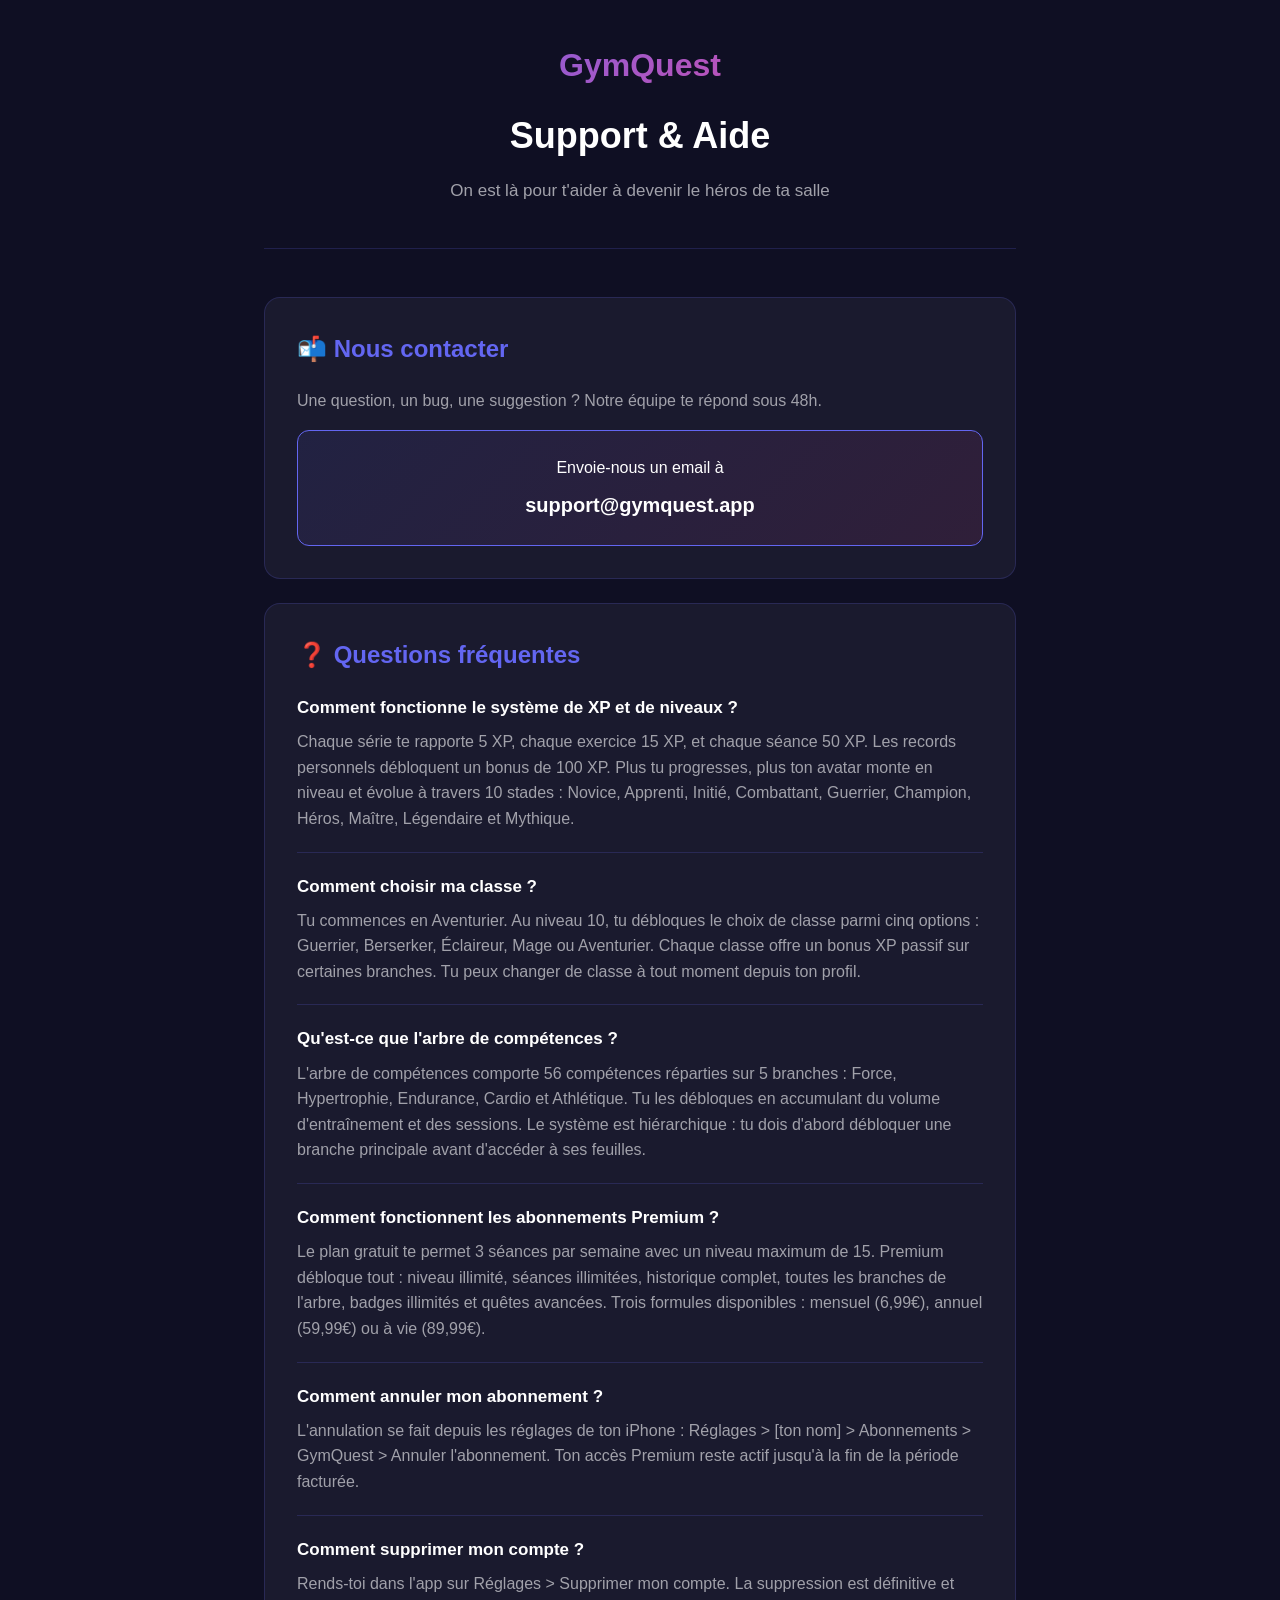
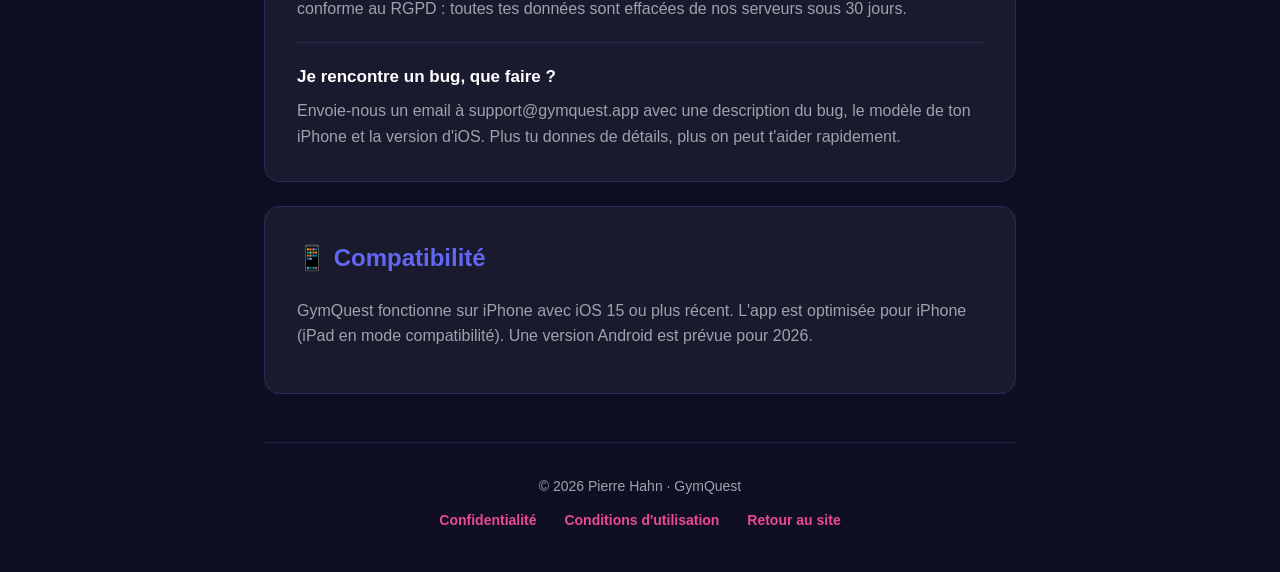
<file: support.html>
<!DOCTYPE html>
<html lang="fr">
<head>
  <meta charset="UTF-8" />
  <meta name="viewport" content="width=device-width, initial-scale=1.0" />
  <meta name="description" content="Support et aide pour GymQuest - La première app de musculation RPG en français. Contact, FAQ et documentation." />
  <title>Support — GymQuest</title>
  <link rel="icon" type="image/png" href="/favicon.png" />
  <style>
    :root {
      --bg-dark: #0f0f23;
      --bg-card: #1a1a2e;
      --indigo: #6366f1;
      --pink: #ec4899;
      --text-primary: #ffffff;
      --text-secondary: #a1a1aa;
      --border: rgba(99, 102, 241, 0.2);
    }

    * {
      box-sizing: border-box;
      margin: 0;
      padding: 0;
    }

    body {
      font-family: -apple-system, BlinkMacSystemFont, 'Inter', 'Segoe UI', Roboto, sans-serif;
      background: var(--bg-dark);
      color: var(--text-primary);
      line-height: 1.6;
      min-height: 100vh;
    }

    .container {
      max-width: 800px;
      margin: 0 auto;
      padding: 40px 24px;
    }

    header {
      text-align: center;
      margin-bottom: 48px;
      padding-bottom: 32px;
      border-bottom: 1px solid var(--border);
    }

    .logo {
      font-size: 32px;
      font-weight: 800;
      background: linear-gradient(135deg, var(--indigo), var(--pink));
      -webkit-background-clip: text;
      -webkit-text-fill-color: transparent;
      background-clip: text;
      margin-bottom: 16px;
    }

    h1 {
      font-size: 36px;
      font-weight: 700;
      margin-bottom: 12px;
    }

    .subtitle {
      color: var(--text-secondary);
      font-size: 17px;
    }

    .section {
      background: var(--bg-card);
      border: 1px solid var(--border);
      border-radius: 16px;
      padding: 32px;
      margin-bottom: 24px;
    }

    h2 {
      font-size: 24px;
      font-weight: 700;
      margin-bottom: 20px;
      color: var(--indigo);
    }

    h3 {
      font-size: 18px;
      font-weight: 600;
      margin-bottom: 8px;
      margin-top: 20px;
      color: var(--text-primary);
    }

    h3:first-child {
      margin-top: 0;
    }

    p {
      color: var(--text-secondary);
      margin-bottom: 12px;
    }

    a {
      color: var(--pink);
      text-decoration: none;
      font-weight: 600;
      transition: opacity 0.2s;
    }

    a:hover {
      opacity: 0.8;
    }

    .contact-box {
      background: linear-gradient(135deg, rgba(99, 102, 241, 0.1), rgba(236, 72, 153, 0.1));
      border: 1px solid var(--indigo);
      border-radius: 12px;
      padding: 24px;
      text-align: center;
      margin-top: 16px;
    }

    .contact-email {
      font-size: 20px;
      font-weight: 700;
      color: var(--text-primary);
      display: inline-block;
      margin-top: 8px;
    }

    .faq-item {
      margin-bottom: 20px;
      padding-bottom: 20px;
      border-bottom: 1px solid var(--border);
    }

    .faq-item:last-child {
      border-bottom: none;
      margin-bottom: 0;
      padding-bottom: 0;
    }

    .faq-question {
      font-size: 17px;
      font-weight: 600;
      color: var(--text-primary);
      margin-bottom: 8px;
    }

    .faq-answer {
      color: var(--text-secondary);
    }

    footer {
      text-align: center;
      margin-top: 48px;
      padding-top: 32px;
      border-top: 1px solid var(--border);
      color: var(--text-secondary);
      font-size: 14px;
    }

    footer a {
      margin: 0 12px;
    }

    @media (max-width: 640px) {
      h1 {
        font-size: 28px;
      }

      .section {
        padding: 24px 20px;
      }

      .container {
        padding: 24px 16px;
      }
    }
  </style>
</head>
<body>
  <div class="container">
    <header>
      <div class="logo">GymQuest</div>
      <h1>Support & Aide</h1>
      <p class="subtitle">On est là pour t'aider à devenir le héros de ta salle</p>
    </header>

    <section class="section">
      <h2>📬 Nous contacter</h2>
      <p>Une question, un bug, une suggestion ? Notre équipe te répond sous 48h.</p>
      <div class="contact-box">
        <div>Envoie-nous un email à</div>
        <a href="mailto:support@gymquest.app" class="contact-email">support@gymquest.app</a>
      </div>
    </section>

    <section class="section">
      <h2>❓ Questions fréquentes</h2>

      <div class="faq-item">
        <div class="faq-question">Comment fonctionne le système de XP et de niveaux ?</div>
        <div class="faq-answer">Chaque série te rapporte 5 XP, chaque exercice 15 XP, et chaque séance 50 XP. Les records personnels débloquent un bonus de 100 XP. Plus tu progresses, plus ton avatar monte en niveau et évolue à travers 10 stades : Novice, Apprenti, Initié, Combattant, Guerrier, Champion, Héros, Maître, Légendaire et Mythique.</div>
      </div>

      <div class="faq-item">
        <div class="faq-question">Comment choisir ma classe ?</div>
        <div class="faq-answer">Tu commences en Aventurier. Au niveau 10, tu débloques le choix de classe parmi cinq options : Guerrier, Berserker, Éclaireur, Mage ou Aventurier. Chaque classe offre un bonus XP passif sur certaines branches. Tu peux changer de classe à tout moment depuis ton profil.</div>
      </div>

      <div class="faq-item">
        <div class="faq-question">Qu'est-ce que l'arbre de compétences ?</div>
        <div class="faq-answer">L'arbre de compétences comporte 56 compétences réparties sur 5 branches : Force, Hypertrophie, Endurance, Cardio et Athlétique. Tu les débloques en accumulant du volume d'entraînement et des sessions. Le système est hiérarchique : tu dois d'abord débloquer une branche principale avant d'accéder à ses feuilles.</div>
      </div>

      <div class="faq-item">
        <div class="faq-question">Comment fonctionnent les abonnements Premium ?</div>
        <div class="faq-answer">Le plan gratuit te permet 3 séances par semaine avec un niveau maximum de 15. Premium débloque tout : niveau illimité, séances illimitées, historique complet, toutes les branches de l'arbre, badges illimités et quêtes avancées. Trois formules disponibles : mensuel (6,99€), annuel (59,99€) ou à vie (89,99€).</div>
      </div>

      <div class="faq-item">
        <div class="faq-question">Comment annuler mon abonnement ?</div>
        <div class="faq-answer">L'annulation se fait depuis les réglages de ton iPhone : Réglages > [ton nom] > Abonnements > GymQuest > Annuler l'abonnement. Ton accès Premium reste actif jusqu'à la fin de la période facturée.</div>
      </div>

      <div class="faq-item">
        <div class="faq-question">Comment supprimer mon compte ?</div>
        <div class="faq-answer">Rends-toi dans l'app sur Réglages > Supprimer mon compte. La suppression est définitive et conforme au RGPD : toutes tes données sont effacées de nos serveurs sous 30 jours.</div>
      </div>

      <div class="faq-item">
        <div class="faq-question">Je rencontre un bug, que faire ?</div>
        <div class="faq-answer">Envoie-nous un email à support@gymquest.app avec une description du bug, le modèle de ton iPhone et la version d'iOS. Plus tu donnes de détails, plus on peut t'aider rapidement.</div>
      </div>
    </section>

    <section class="section">
      <h2>📱 Compatibilité</h2>
      <p>GymQuest fonctionne sur iPhone avec iOS 15 ou plus récent. L'app est optimisée pour iPhone (iPad en mode compatibilité). Une version Android est prévue pour 2026.</p>
    </section>

    <footer>
      <div>© 2026 Pierre Hahn · GymQuest</div>
      <div style="margin-top: 12px;">
        <a href="/privacy.html">Confidentialité</a>
        <a href="/cgu.html">Conditions d'utilisation</a>
        <a href="/">Retour au site</a>
      </div>
    </footer>
  </div>
</body>
</html>
</file>
<file: styles.css>
/* ============================================================
   GymQuest Landing Page — Styles
   Dark gaming aesthetic matching the app
   ============================================================ */

/* ─── Reset & Base ──────────────────────────────────── */
*, *::before, *::after { box-sizing: border-box; margin: 0; padding: 0; }

:root {
  --bg-primary: #0a0a1a;
  --bg-secondary: #0f0f23;
  --bg-card: rgba(255, 255, 255, 0.04);
  --bg-card-hover: rgba(255, 255, 255, 0.07);
  --border: rgba(255, 255, 255, 0.08);
  --text-primary: #f0f0f5;
  --text-secondary: rgba(240, 240, 245, 0.65);
  --text-muted: rgba(240, 240, 245, 0.4);
  --indigo: #6366f1;
  --pink: #ec4899;
  --purple: #a855f7;
  --green: #22c55e;
  --gradient: linear-gradient(135deg, #6366f1, #a855f7, #ec4899);
  --gradient-subtle: linear-gradient(135deg, rgba(99,102,241,0.15), rgba(168,85,247,0.15), rgba(236,72,153,0.15));
  --font: 'Inter', -apple-system, BlinkMacSystemFont, sans-serif;
  --radius: 16px;
  --radius-sm: 10px;
  --radius-lg: 24px;
}

html { scroll-behavior: smooth; }

body {
  font-family: var(--font);
  background: var(--bg-primary);
  color: var(--text-primary);
  line-height: 1.6;
  overflow-x: hidden;
  -webkit-font-smoothing: antialiased;
}

.container {
  max-width: 1120px;
  margin: 0 auto;
  padding: 0 24px;
}

img { max-width: 100%; height: auto; display: block; }
a { color: inherit; text-decoration: none; }

/* ─── Gradient text ─────────────────────────────────── */
.gradient-text {
  background: var(--gradient);
  -webkit-background-clip: text;
  -webkit-text-fill-color: transparent;
  background-clip: text;
}

/* ─── Buttons ───────────────────────────────────────── */
.btn {
  display: inline-flex;
  align-items: center;
  gap: 10px;
  padding: 14px 28px;
  background: var(--gradient);
  color: white;
  font-weight: 600;
  font-size: 16px;
  border-radius: 50px;
  border: none;
  cursor: pointer;
  transition: transform 0.2s, box-shadow 0.2s;
  white-space: nowrap;
}
.btn:hover {
  transform: translateY(-2px);
  box-shadow: 0 8px 30px rgba(99, 102, 241, 0.35);
}
.btn-sm { padding: 10px 20px; font-size: 14px; }
.btn-lg { padding: 16px 32px; font-size: 17px; }
.btn-outline {
  background: transparent;
  border: 2px solid var(--border);
  color: var(--text-primary);
}
.btn-outline:hover {
  border-color: var(--indigo);
  box-shadow: 0 8px 30px rgba(99, 102, 241, 0.15);
}
.btn-white {
  background: white;
  color: var(--bg-primary);
}
.btn-white:hover {
  box-shadow: 0 8px 30px rgba(255, 255, 255, 0.25);
}

/* ─── Nav ───────────────────────────────────────────── */
.nav {
  position: fixed;
  top: 0;
  left: 0;
  right: 0;
  z-index: 100;
  background: rgba(10, 10, 26, 0.8);
  backdrop-filter: blur(20px);
  -webkit-backdrop-filter: blur(20px);
  border-bottom: 1px solid var(--border);
}
.nav-inner {
  max-width: 1120px;
  margin: 0 auto;
  padding: 0 24px;
  height: 64px;
  display: flex;
  align-items: center;
  justify-content: space-between;
}
.nav-logo {
  display: flex;
  align-items: center;
  gap: 10px;
  font-weight: 700;
  font-size: 18px;
}
.nav-logo img { border-radius: 8px; }
.nav-links {
  display: flex;
  align-items: center;
  gap: 32px;
}
.nav-links a {
  font-size: 14px;
  color: var(--text-secondary);
  transition: color 0.2s;
}
.nav-links a:hover { color: var(--text-primary); }

/* ─── Hero ──────────────────────────────────────────── */
.hero {
  position: relative;
  min-height: 100vh;
  display: flex;
  align-items: center;
  padding: 120px 24px 80px;
  overflow: hidden;
}
.hero-glow {
  position: absolute;
  top: -200px;
  right: -200px;
  width: 700px;
  height: 700px;
  background: radial-gradient(circle, rgba(99,102,241,0.15) 0%, rgba(168,85,247,0.08) 40%, transparent 70%);
  pointer-events: none;
}
.hero-content {
  max-width: 1120px;
  margin: 0 auto;
  display: grid;
  grid-template-columns: 1fr 1fr;
  gap: 60px;
  align-items: center;
  width: 100%;
}
.hero-text h1 {
  font-size: clamp(36px, 5vw, 56px);
  font-weight: 800;
  line-height: 1.1;
  letter-spacing: -0.02em;
  margin-bottom: 20px;
}
.hero-subtitle {
  font-size: 18px;
  color: var(--text-secondary);
  line-height: 1.7;
  margin-bottom: 32px;
  max-width: 480px;
}
.hero-free {
  margin-top: 12px;
  font-size: 13px;
  color: var(--text-muted);
}
.hero-visual {
  position: relative;
  display: flex;
  justify-content: center;
}
.hero-phone {
  width: 280px;
  border-radius: 36px;
  overflow: hidden;
  border: 3px solid rgba(255, 255, 255, 0.1);
  box-shadow: 0 40px 80px rgba(0, 0, 0, 0.5), 0 0 60px rgba(99, 102, 241, 0.1);
  position: relative;
  z-index: 2;
}
.hero-screenshot { width: 100%; display: block; }
.hero-avatars { position: absolute; inset: 0; z-index: 1; }
.floating-avatar {
  position: absolute;
  filter: drop-shadow(0 10px 30px rgba(0,0,0,0.4));
  animation: float 6s ease-in-out infinite;
}
.avatar-1 { width: 120px; top: -20px; left: -60px; animation-delay: 0s; }
.avatar-2 { width: 100px; bottom: 40px; right: -50px; animation-delay: -2s; }
.avatar-3 { width: 90px; top: 40%; left: -80px; animation-delay: -4s; }

@keyframes float {
  0%, 100% { transform: translateY(0); }
  50% { transform: translateY(-15px); }
}

/* ─── Features ──────────────────────────────────────── */
.features {
  padding: 120px 0;
  background: var(--bg-secondary);
}
.section-title {
  font-size: clamp(28px, 4vw, 42px);
  font-weight: 800;
  text-align: center;
  letter-spacing: -0.02em;
  margin-bottom: 12px;
}
.section-subtitle {
  text-align: center;
  color: var(--text-secondary);
  font-size: 17px;
  max-width: 520px;
  margin: 0 auto 60px;
}
.features-grid {
  display: grid;
  grid-template-columns: repeat(3, 1fr);
  gap: 20px;
}
.feature-card {
  background: var(--bg-card);
  border: 1px solid var(--border);
  border-radius: var(--radius);
  padding: 32px;
  transition: background 0.3s, border-color 0.3s, transform 0.3s;
}
.feature-card:hover {
  background: var(--bg-card-hover);
  border-color: rgba(99, 102, 241, 0.2);
  transform: translateY(-4px);
}
.feature-icon {
  font-size: 32px;
  margin-bottom: 16px;
}
.feature-card h3 {
  font-size: 18px;
  font-weight: 700;
  margin-bottom: 8px;
}
.feature-card p {
  font-size: 14px;
  color: var(--text-secondary);
  line-height: 1.6;
}

/* ─── Screenshots ───────────────────────────────────── */
.screenshots {
  padding: 120px 0;
}
.screenshots-scroll {
  display: flex;
  gap: 24px;
  overflow-x: auto;
  padding: 0 24px 24px;
  scroll-snap-type: x mandatory;
  -webkit-overflow-scrolling: touch;
  scrollbar-width: none;
}
.screenshots-scroll::-webkit-scrollbar { display: none; }
.screenshot-item {
  flex: 0 0 auto;
  width: 240px;
  scroll-snap-align: center;
  text-align: center;
}
.screenshot-item img {
  border-radius: 24px;
  border: 2px solid var(--border);
  box-shadow: 0 20px 50px rgba(0, 0, 0, 0.4);
  transition: transform 0.3s, box-shadow 0.3s;
}
.screenshot-item:hover img {
  transform: scale(1.03);
  box-shadow: 0 25px 60px rgba(99, 102, 241, 0.15);
}
.screenshot-label {
  display: block;
  margin-top: 14px;
  font-size: 14px;
  font-weight: 500;
  color: var(--text-secondary);
}

/* ─── Classes ───────────────────────────────────────── */
.classes {
  padding: 120px 0;
  background: var(--bg-secondary);
}
.classes-grid {
  display: flex;
  justify-content: center;
  gap: 24px;
  flex-wrap: wrap;
}
.class-card {
  background: var(--bg-card);
  border: 1px solid var(--border);
  border-radius: var(--radius);
  padding: 32px 24px;
  text-align: center;
  width: 180px;
  transition: background 0.3s, transform 0.3s, border-color 0.3s;
}
.class-card:hover {
  background: var(--bg-card-hover);
  transform: translateY(-6px);
  border-color: rgba(168, 85, 247, 0.3);
}
.class-card img {
  width: 120px;
  height: 180px;
  object-fit: contain;
  margin: 0 auto 16px;
  filter: drop-shadow(0 8px 20px rgba(0,0,0,0.3));
}
.class-card h3 {
  font-size: 16px;
  font-weight: 700;
  margin-bottom: 4px;
}
.class-card p {
  font-size: 13px;
  color: var(--text-muted);
}

/* ─── Free / Pricing ────────────────────────────────── */
.pricing {
  padding: 120px 0;
}
.free-features {
  display: grid;
  grid-template-columns: repeat(3, 1fr);
  gap: 20px;
  max-width: 900px;
  margin: 0 auto;
}

@media (max-width: 768px) {
  .free-features { grid-template-columns: 1fr; }
}

/* ─── Download CTA ──────────────────────────────────── */
.download {
  padding: 120px 0;
  background: var(--bg-secondary);
}
.download-card {
  background: var(--gradient-subtle);
  border: 1px solid rgba(99, 102, 241, 0.2);
  border-radius: var(--radius-lg);
  padding: 64px 40px;
  text-align: center;
}
.download-card h2 {
  font-size: clamp(24px, 3.5vw, 36px);
  font-weight: 800;
  margin-bottom: 12px;
}
.download-card p {
  color: var(--text-secondary);
  font-size: 17px;
  margin-bottom: 32px;
  max-width: 480px;
  margin-left: auto;
  margin-right: auto;
}

/* ─── Footer ────────────────────────────────────────── */
.footer {
  padding: 40px 0;
  border-top: 1px solid var(--border);
}
.footer-inner {
  display: flex;
  align-items: center;
  justify-content: space-between;
  flex-wrap: wrap;
  gap: 16px;
}
.footer-brand {
  display: flex;
  align-items: center;
  gap: 8px;
  font-weight: 600;
  font-size: 15px;
}
.footer-brand img { border-radius: 6px; }
.footer-links {
  display: flex;
  gap: 24px;
}
.footer-links a {
  font-size: 13px;
  color: var(--text-muted);
  transition: color 0.2s;
}
.footer-links a:hover { color: var(--text-primary); }
.footer-copy {
  font-size: 13px;
  color: var(--text-muted);
}

/* ─── Responsive ────────────────────────────────────── */
@media (max-width: 768px) {
  .nav-links a:not(.btn) { display: none; }

  .hero-content {
    grid-template-columns: 1fr;
    text-align: center;
  }
  .hero-subtitle { margin: 0 auto 32px; }
  .hero-visual { margin-top: 40px; }
  .hero-phone { width: 220px; }
  .avatar-1 { width: 80px; left: -20px; }
  .avatar-2 { width: 70px; right: -10px; }
  .avatar-3 { width: 60px; left: -30px; }

  .features-grid {
    grid-template-columns: 1fr;
  }

  .classes-grid {
    gap: 12px;
  }
  .class-card {
    width: 140px;
    padding: 20px 16px;
  }
  .class-card img { width: 80px; height: 120px; }

  .pricing-grid {
    grid-template-columns: 1fr;
    max-width: 400px;
  }
  .pricing-card-premium { transform: none; }

  .footer-inner {
    flex-direction: column;
    text-align: center;
  }
}
</file>
